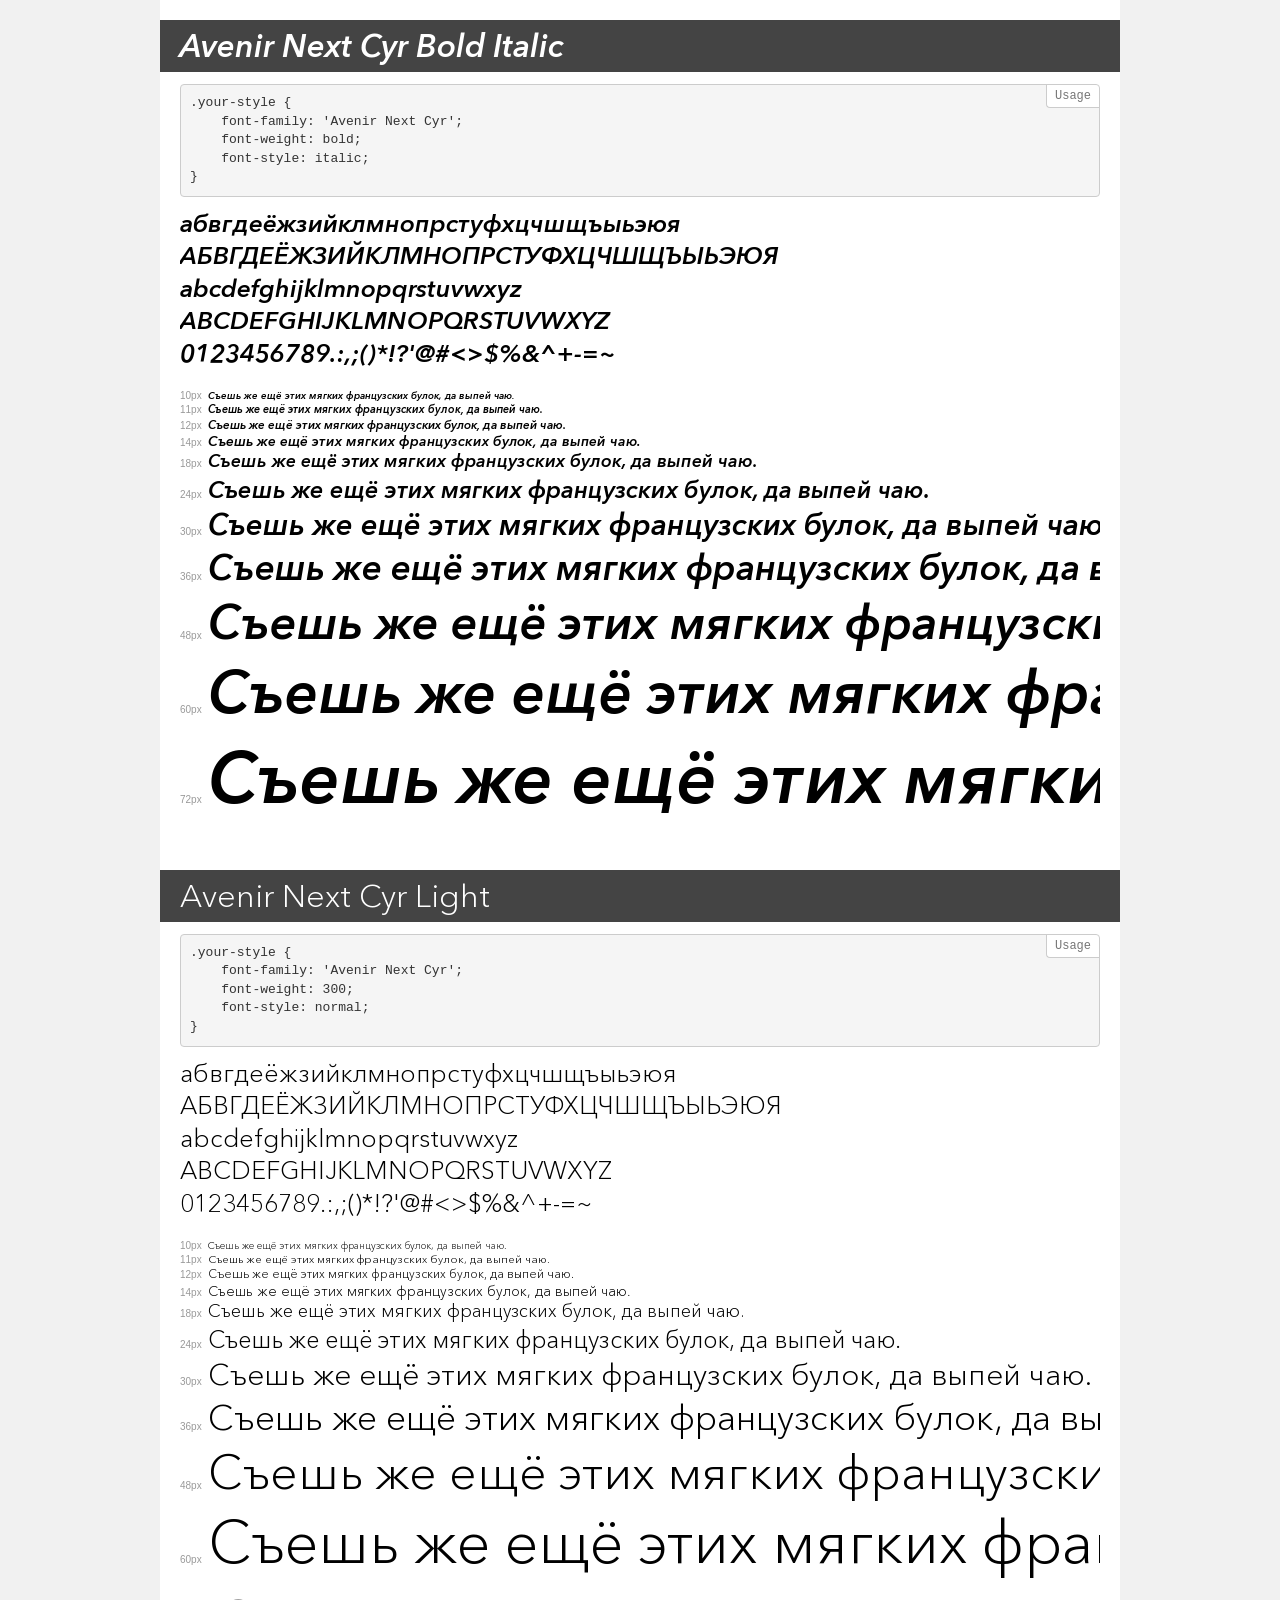
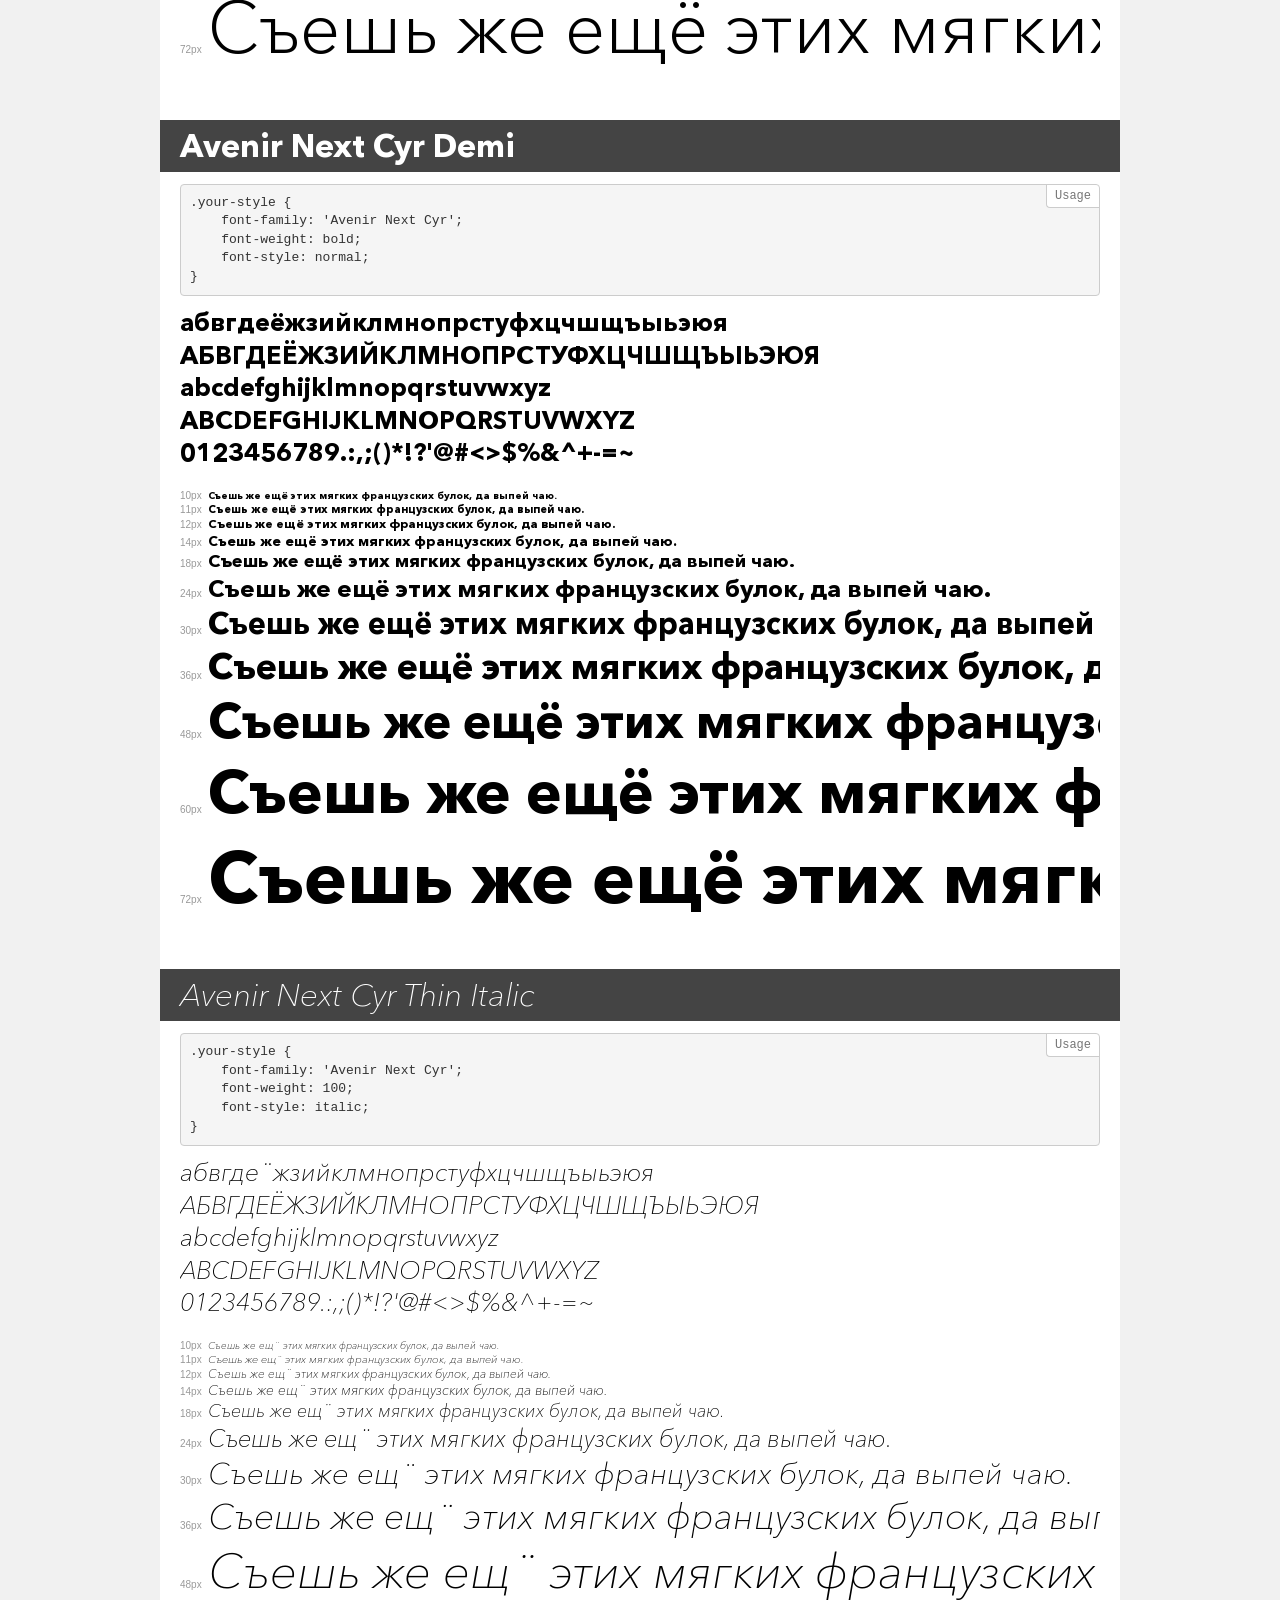
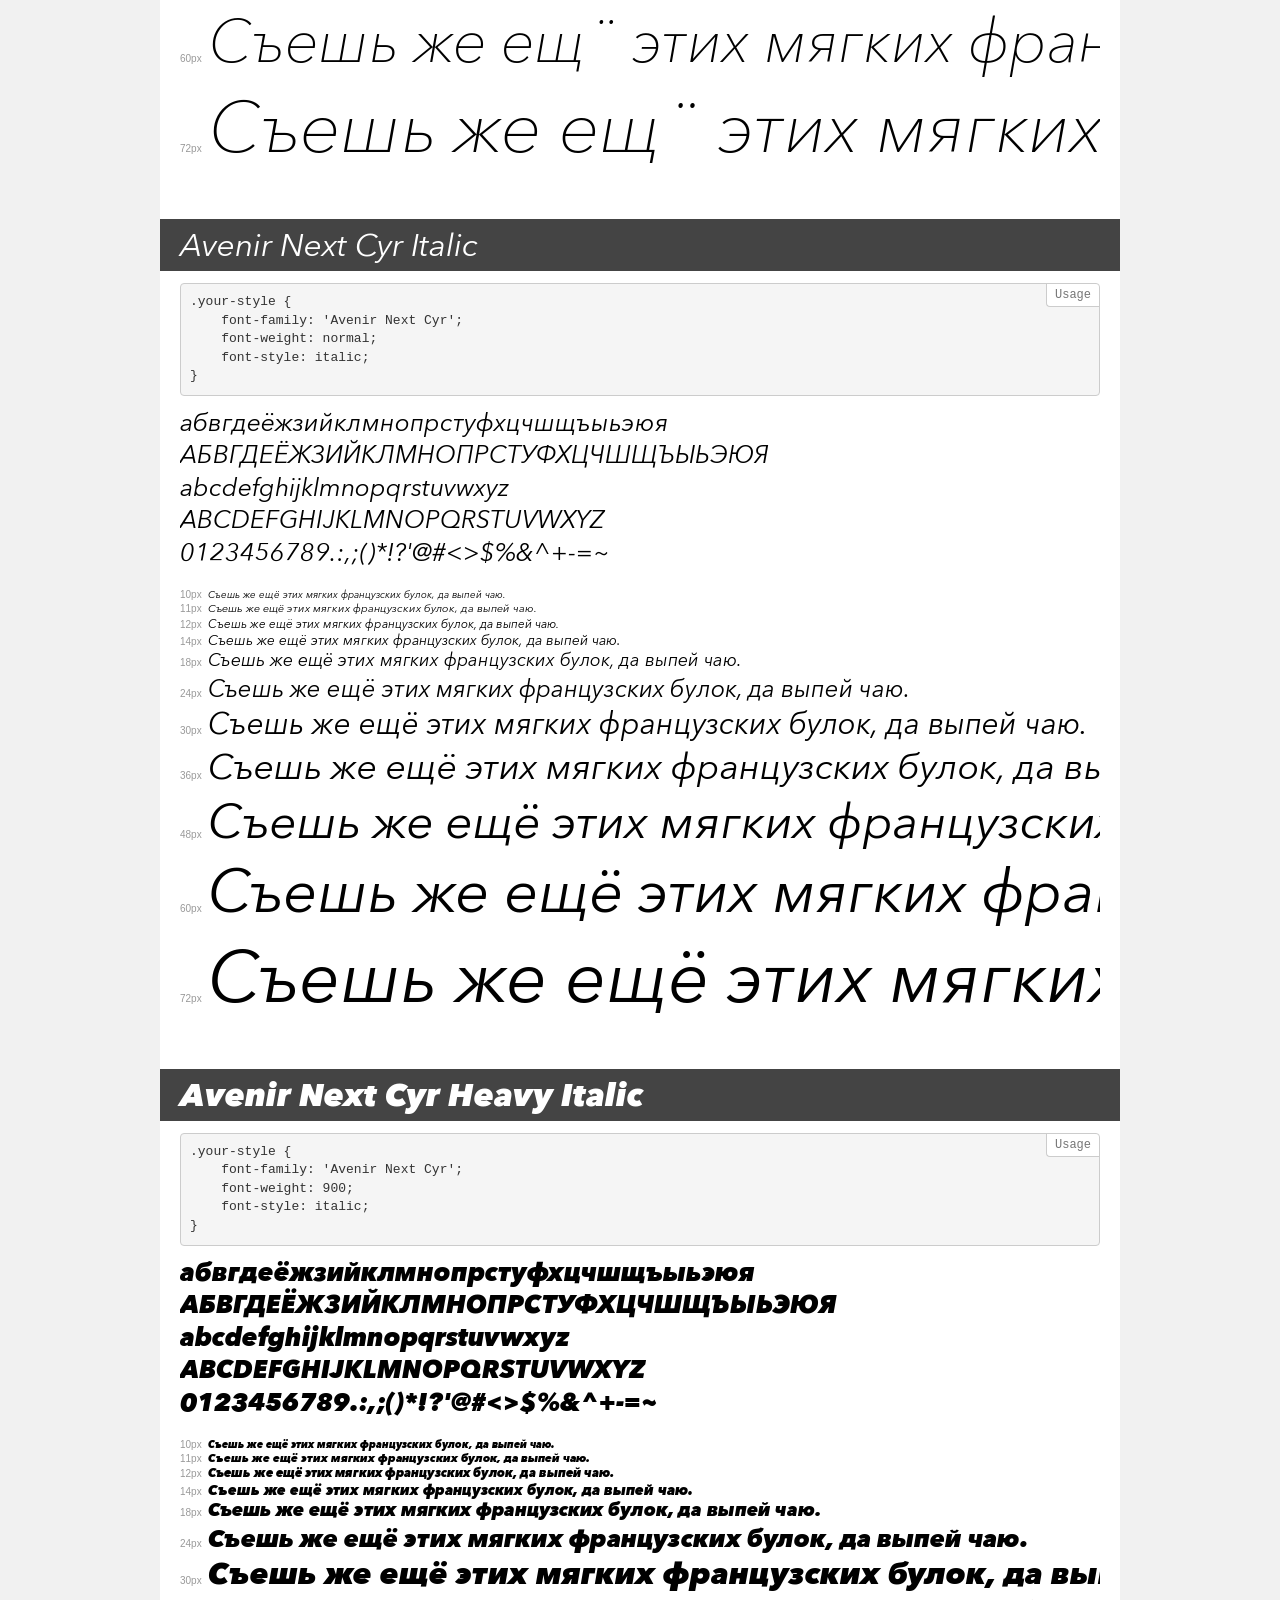
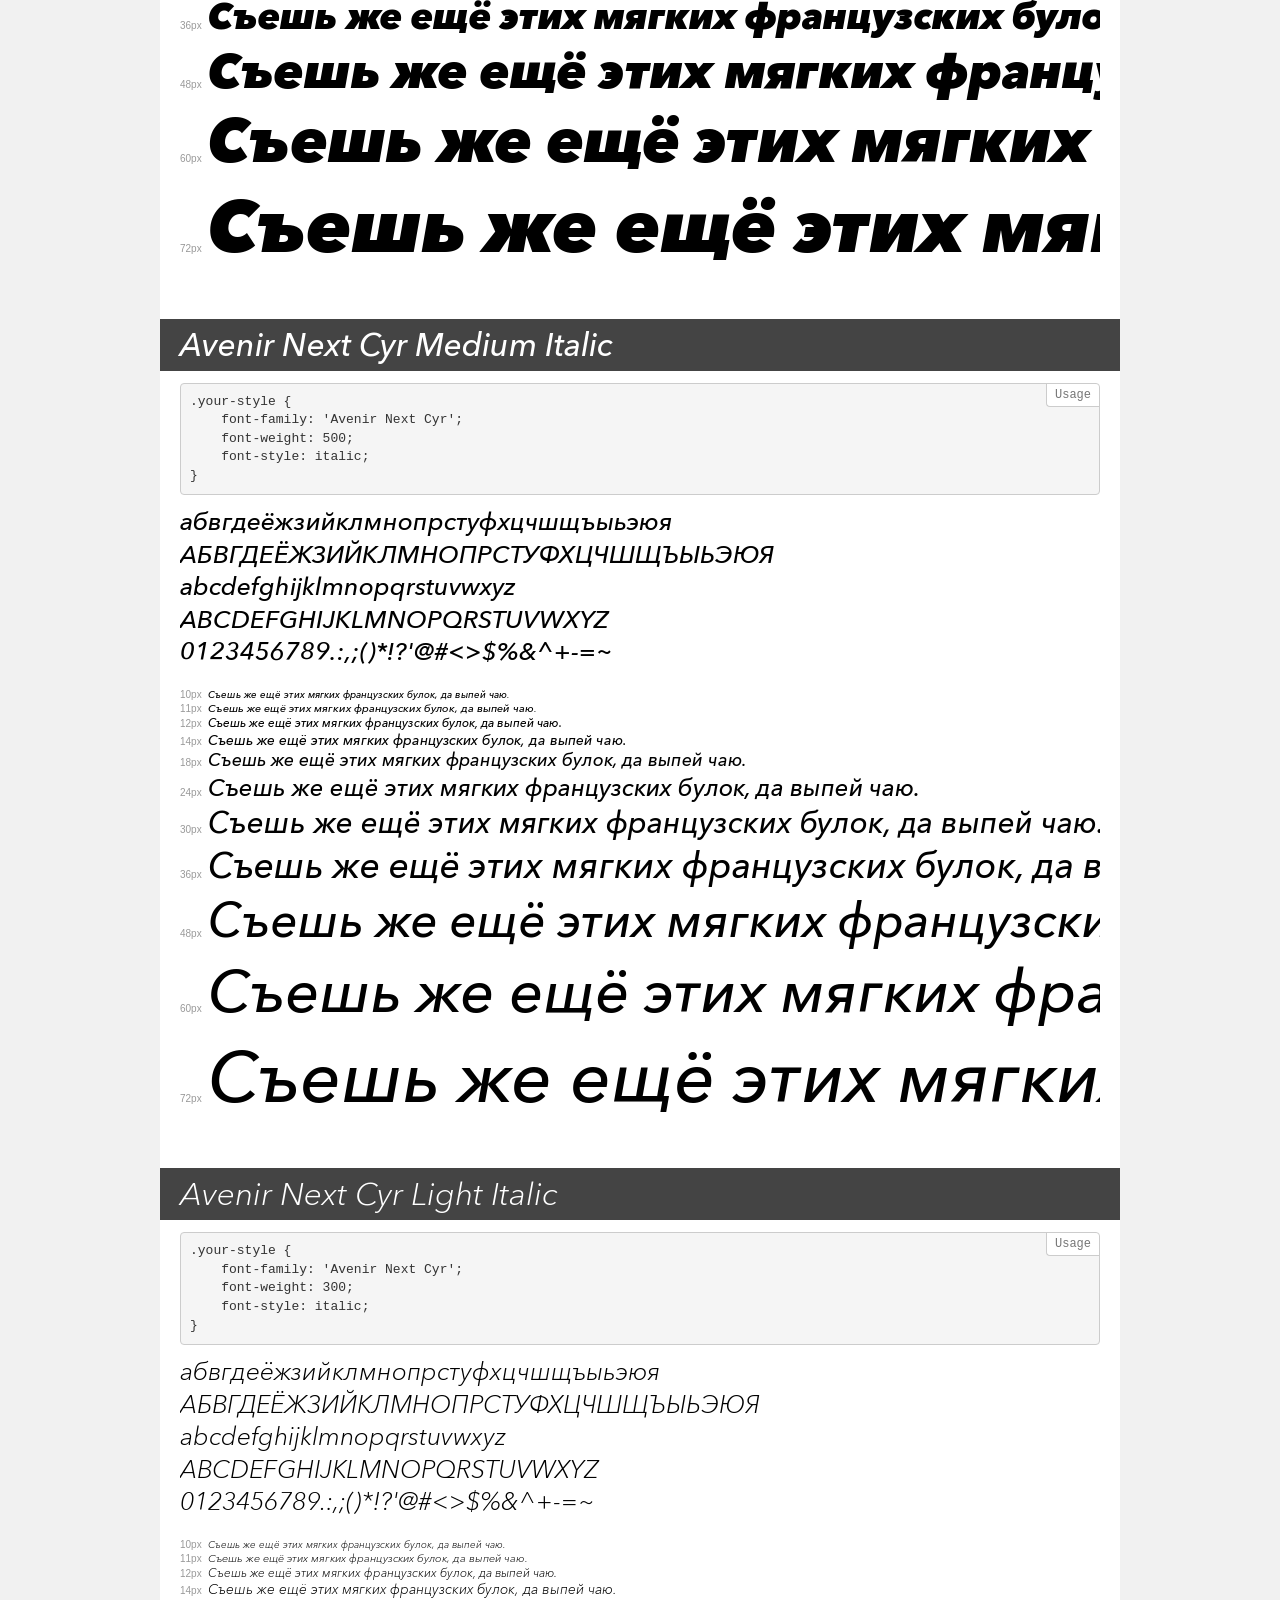
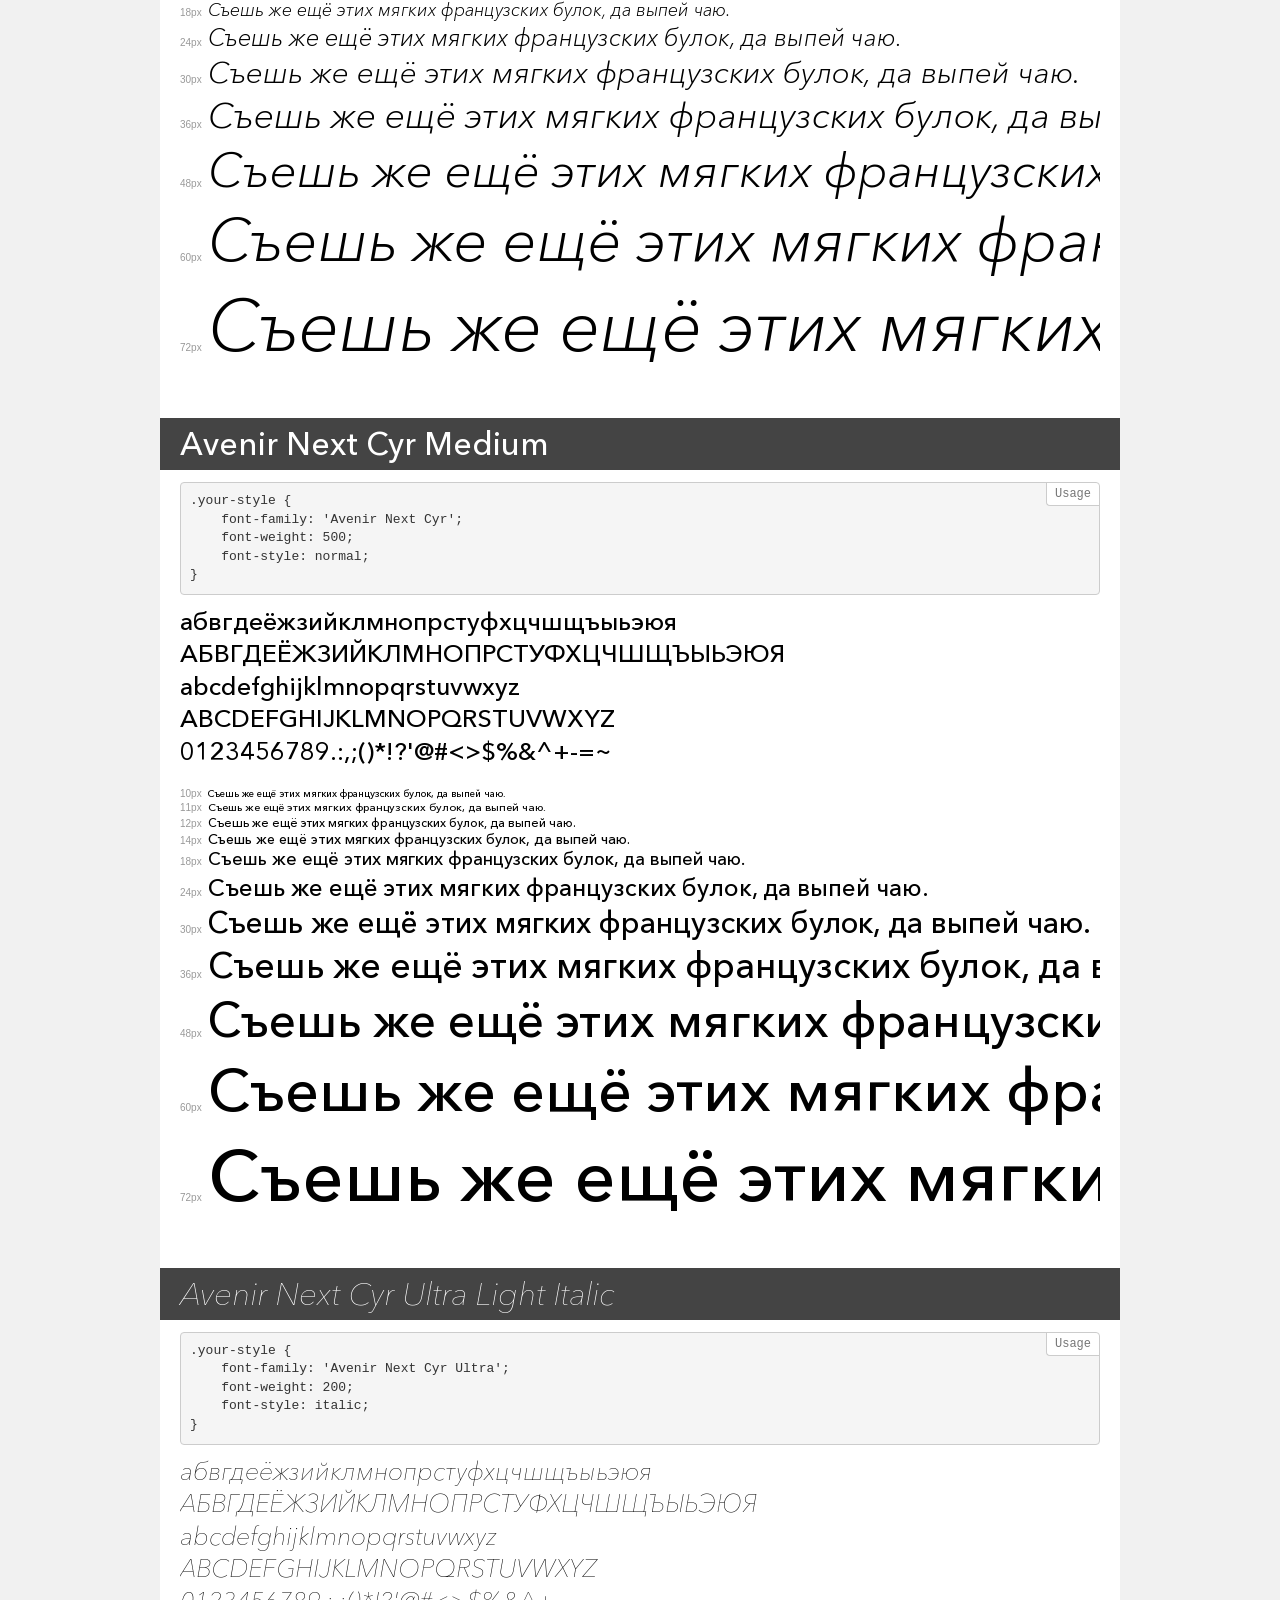
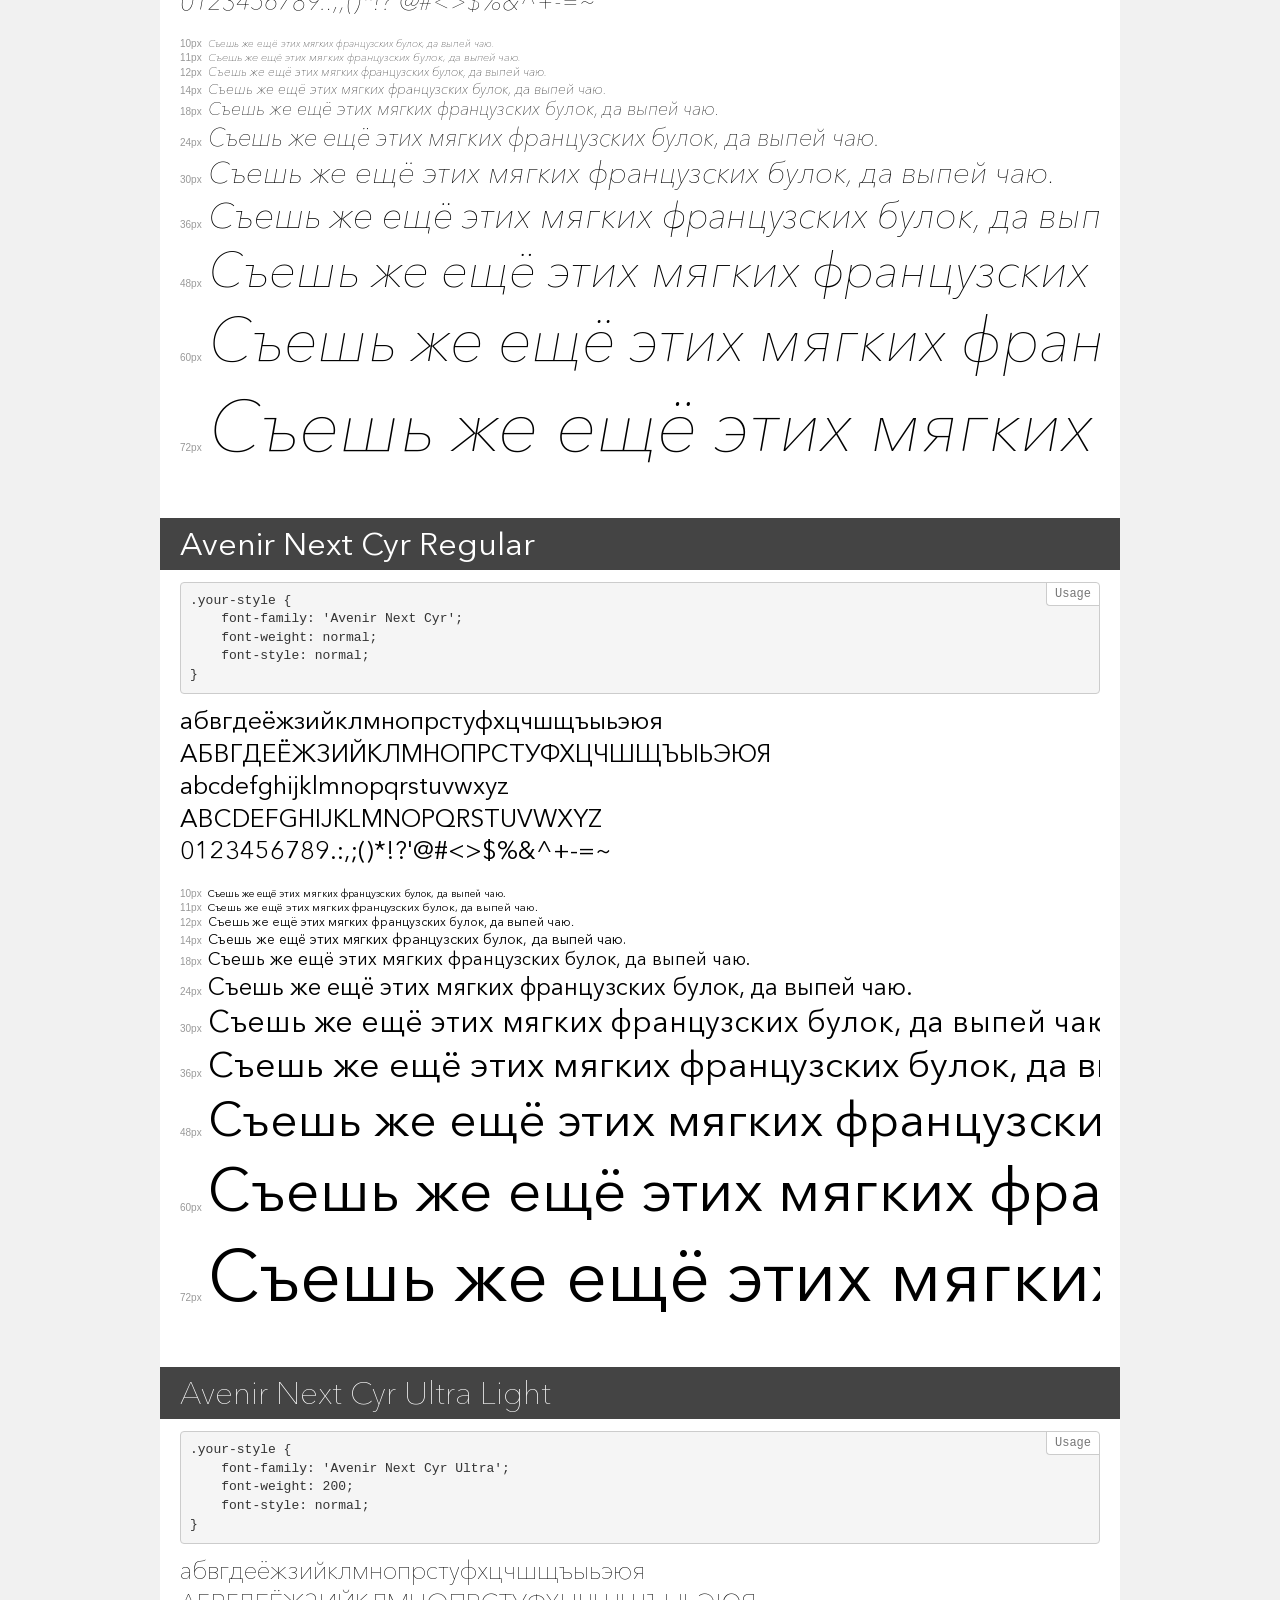
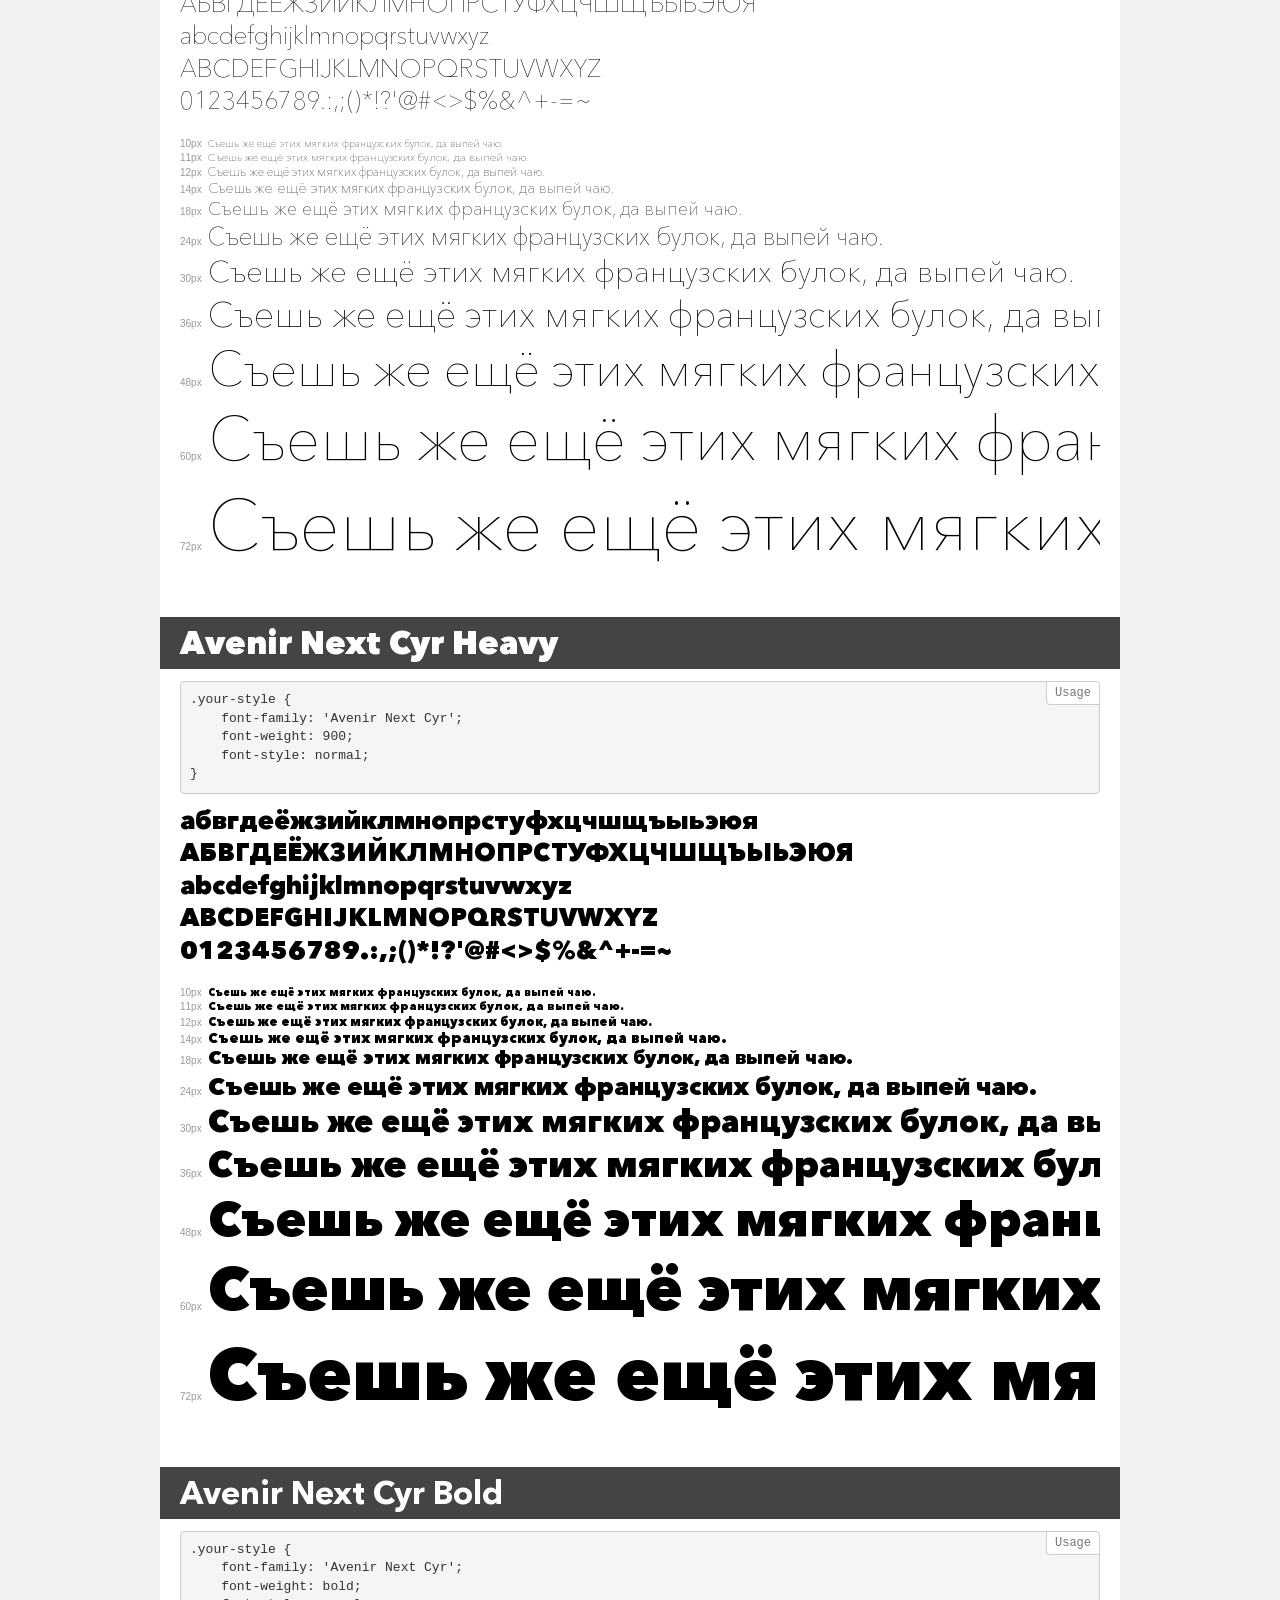
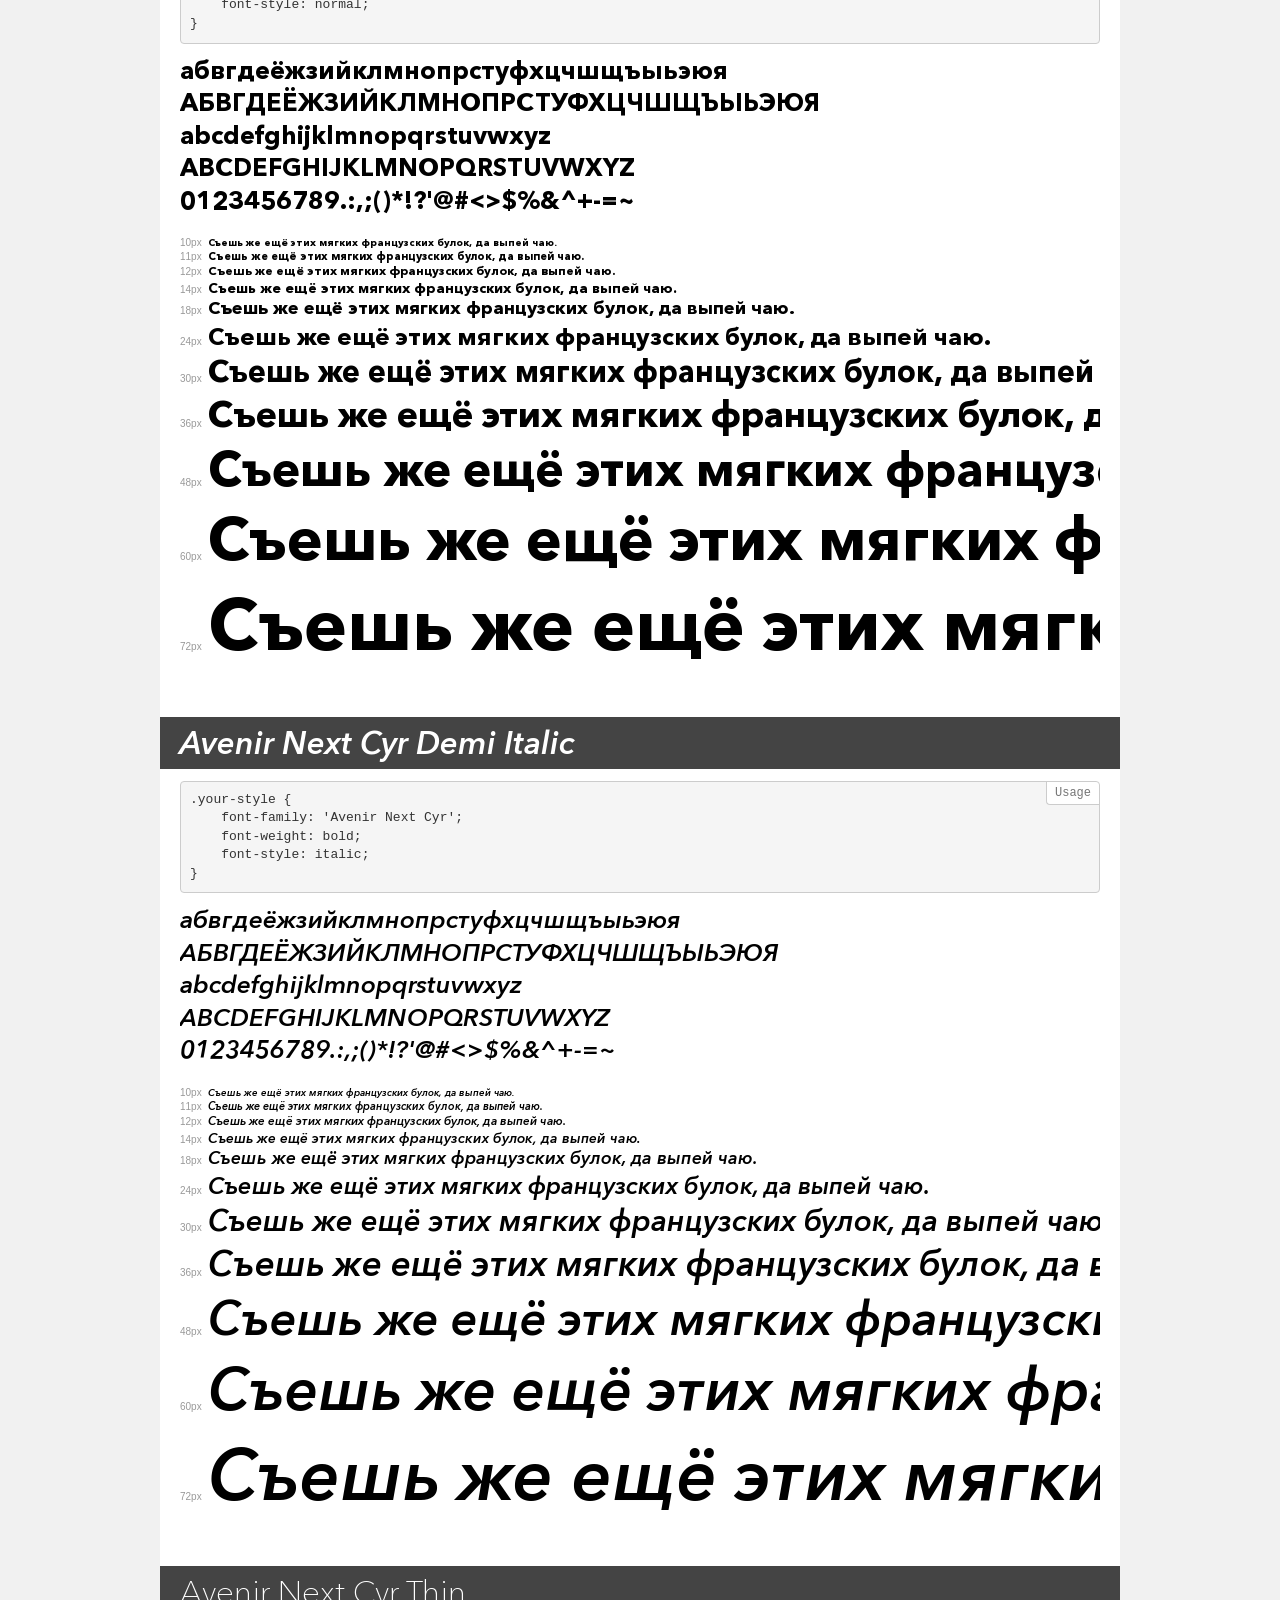
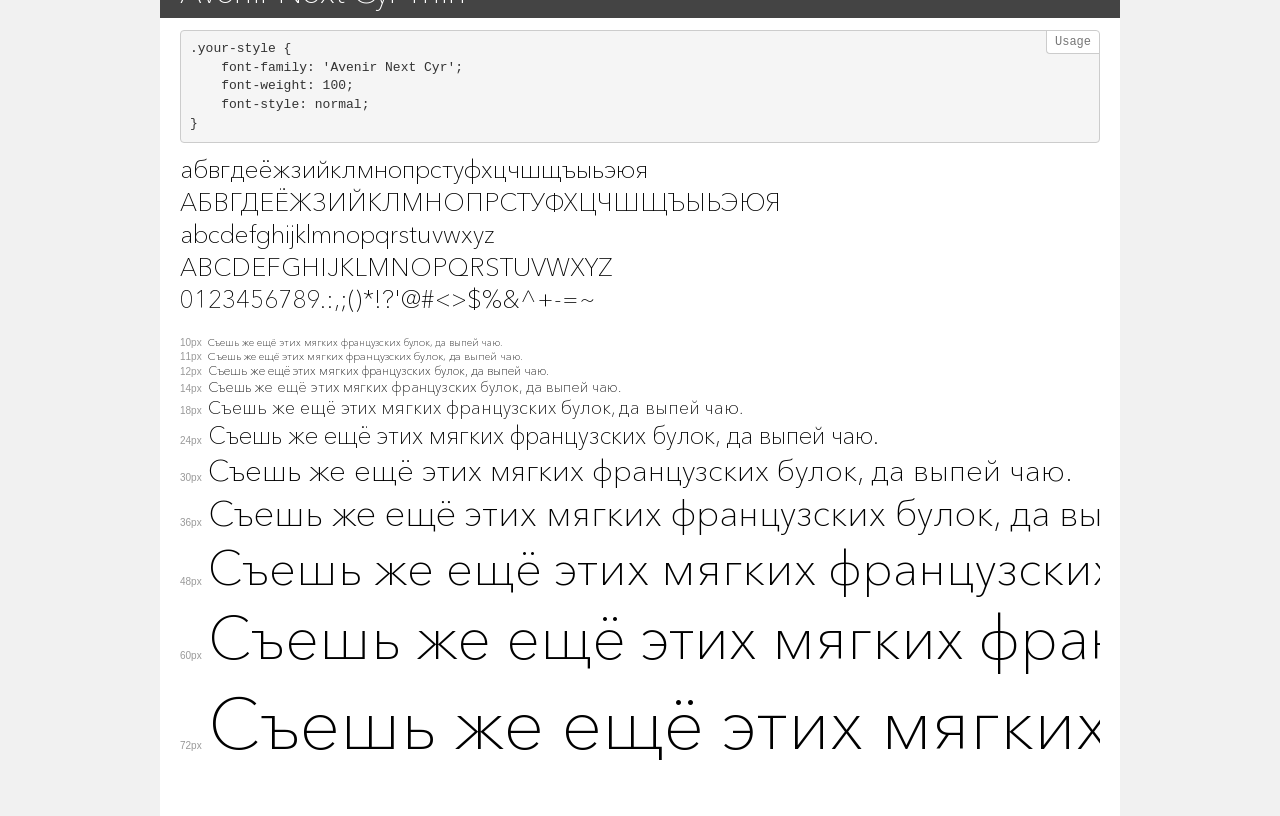
<file: fonts/avenir/demo.html>
<!DOCTYPE html>
<html>
<head>
	<meta charset="utf-8">
	<meta http-equiv="X-UA-Compatible" content="IE=edge">
	<meta name="viewport" content="width=device-width, initial-scale=1">
	<meta name="robots" content="noindex, noarchive">
	<title>Transfonter demo</title>
	<link href="stylesheet.css" rel="stylesheet">
	<style>
		/*
		http://meyerweb.com/eric/tools/css/reset/
		v2.0 | 20110126
		License: none (public domain)
		*/
		html, body, div, span, applet, object, iframe,
		h1, h2, h3, h4, h5, h6, p, blockquote, pre,
		a, abbr, acronym, address, big, cite, code,
		del, dfn, em, img, ins, kbd, q, s, samp,
		small, strike, strong, sub, sup, tt, var,
		b, u, i, center,
		dl, dt, dd, ol, ul, li,
		fieldset, form, label, legend,
		table, caption, tbody, tfoot, thead, tr, th, td,
		article, aside, canvas, details, embed,
		figure, figcaption, footer, header, hgroup,
		menu, nav, output, ruby, section, summary,
		time, mark, audio, video {
			margin: 0;
			padding: 0;
			border: 0;
			font-size: 100%;
			font: inherit;
			vertical-align: baseline;
		}
		/* HTML5 display-role reset for older browsers */
		article, aside, details, figcaption, figure,
		footer, header, hgroup, menu, nav, section {
			display: block;
		}
		body {
			line-height: 1;
		}
		ol, ul {
			list-style: none;
		}
		blockquote, q {
			quotes: none;
		}
		blockquote:before, blockquote:after,
		q:before, q:after {
			content: '';
			content: none;
		}
		table {
			border-collapse: collapse;
			border-spacing: 0;
		}
		/* common styles */
		body {
			background: #f1f1f1;
			color: #000;
		}
		.page {
			background: #fff;
			width: 920px;
			margin: 0 auto;
			padding: 20px 20px 0 20px;
			overflow: hidden;
		}
		.font-container {
			overflow-x: auto;
			overflow-y: hidden;
			margin-bottom: 40px;
			line-height: 1.3;
			white-space: nowrap;
			padding-bottom: 5px;
		}
		h1 {
			position: relative;
			background: #444;
			font-size: 32px;
			color: #fff;
			padding: 10px 20px;
			margin: 0 -20px 12px -20px;
		}
		.letters {
			font-size: 25px;
			margin-bottom: 20px;
		}
		.s10:before {
			content: '10px';
		}
		.s11:before {
			content: '11px';
		}
		.s12:before {
			content: '12px';
		}
		.s14:before {
			content: '14px';
		}
		.s18:before {
			content: '18px';
		}
		.s24:before {
			content: '24px';
		}
		.s30:before {
			content: '30px';
		}
		.s36:before {
			content: '36px';
		}
		.s48:before {
			content: '48px';
		}
		.s60:before {
			content: '60px';
		}
		.s72:before {
			content: '72px';
		}
		.s10:before, .s11:before, .s12:before, .s14:before,
		.s18:before, .s24:before, .s30:before, .s36:before,
		.s48:before, .s60:before, .s72:before {
			font-family: Arial, sans-serif;
			font-size: 10px;
			font-weight: normal;
			font-style: normal;
			color: #999;
			padding-right: 6px;
		}
		pre {
			display: block;
			position: relative;
			padding: 9px;
			margin: 0 0 10px;
			font-family: Monaco, Menlo, Consolas, "Courier New", monospace !important;
			font-size: 13px;
			line-height: 1.428571429;
			color: #333;
			font-weight: normal !important;
			font-style: normal !important;
			background-color: #f5f5f5;
			border: 1px solid #ccc;
			overflow-x: auto;
			border-radius: 4px;
		}
		pre:after {
			display: block;
			position: absolute;
			right: 0;
			top: 0;
			content: 'Usage';
			line-height: 1;
			padding: 5px 8px;
			font-size: 12px;
			color: #767676;
			background-color: #fff;
			border: 1px solid #ccc;
			border-right: none;
			border-top: none;
			border-radius: 0 4px 0 4px;
			z-index: 10;
		}
		/* responsive */
		@media (max-width: 959px) {
			.page {
				width: auto;
				margin: 0;
			}
		}
	</style>
</head>
<body>
<div class="page">
	<div class="demo" style="font-family: 'Avenir Next Cyr'; font-weight: bold; font-style: italic;">
		<h1>Avenir Next Cyr Bold Italic</h1>
		<pre>.your-style {
    font-family: 'Avenir Next Cyr';
    font-weight: bold;
    font-style: italic;
}</pre>
		<div class="font-container">
			<p class="letters">
				абвгдеёжзийклмнопрстуфхцчшщъыьэюя <br />
				АБВГДЕЁЖЗИЙКЛМНОПРСТУФХЦЧШЩЪЫЬЭЮЯ <br />
				abcdefghijklmnopqrstuvwxyz <br />
				ABCDEFGHIJKLMNOPQRSTUVWXYZ <br />				0123456789.:,;()*!?'@#<>$%&^+-=~
			</p>
			<p class="s10" style="font-size: 10px;">Съешь же ещё этих мягких французских булок, да выпей чаю.</p>
			<p class="s11" style="font-size: 11px;">Съешь же ещё этих мягких французских булок, да выпей чаю.</p>
			<p class="s12" style="font-size: 12px;">Съешь же ещё этих мягких французских булок, да выпей чаю.</p>
			<p class="s14" style="font-size: 14px;">Съешь же ещё этих мягких французских булок, да выпей чаю.</p>
			<p class="s18" style="font-size: 18px;">Съешь же ещё этих мягких французских булок, да выпей чаю.</p>
			<p class="s24" style="font-size: 24px;">Съешь же ещё этих мягких французских булок, да выпей чаю.</p>
			<p class="s30" style="font-size: 30px;">Съешь же ещё этих мягких французских булок, да выпей чаю.</p>
			<p class="s36" style="font-size: 36px;">Съешь же ещё этих мягких французских булок, да выпей чаю.</p>
			<p class="s48" style="font-size: 48px;">Съешь же ещё этих мягких французских булок, да выпей чаю.</p>
			<p class="s60" style="font-size: 60px;">Съешь же ещё этих мягких французских булок, да выпей чаю.</p>
			<p class="s72" style="font-size: 72px;">Съешь же ещё этих мягких французских булок, да выпей чаю.</p>
		</div>
	</div>
	<div class="demo" style="font-family: 'Avenir Next Cyr'; font-weight: 300; font-style: normal;">
		<h1>Avenir Next Cyr Light</h1>
		<pre>.your-style {
    font-family: 'Avenir Next Cyr';
    font-weight: 300;
    font-style: normal;
}</pre>
		<div class="font-container">
			<p class="letters">
				абвгдеёжзийклмнопрстуфхцчшщъыьэюя <br />
				АБВГДЕЁЖЗИЙКЛМНОПРСТУФХЦЧШЩЪЫЬЭЮЯ <br />
				abcdefghijklmnopqrstuvwxyz <br />
				ABCDEFGHIJKLMNOPQRSTUVWXYZ <br />				0123456789.:,;()*!?'@#<>$%&^+-=~
			</p>
			<p class="s10" style="font-size: 10px;">Съешь же ещё этих мягких французских булок, да выпей чаю.</p>
			<p class="s11" style="font-size: 11px;">Съешь же ещё этих мягких французских булок, да выпей чаю.</p>
			<p class="s12" style="font-size: 12px;">Съешь же ещё этих мягких французских булок, да выпей чаю.</p>
			<p class="s14" style="font-size: 14px;">Съешь же ещё этих мягких французских булок, да выпей чаю.</p>
			<p class="s18" style="font-size: 18px;">Съешь же ещё этих мягких французских булок, да выпей чаю.</p>
			<p class="s24" style="font-size: 24px;">Съешь же ещё этих мягких французских булок, да выпей чаю.</p>
			<p class="s30" style="font-size: 30px;">Съешь же ещё этих мягких французских булок, да выпей чаю.</p>
			<p class="s36" style="font-size: 36px;">Съешь же ещё этих мягких французских булок, да выпей чаю.</p>
			<p class="s48" style="font-size: 48px;">Съешь же ещё этих мягких французских булок, да выпей чаю.</p>
			<p class="s60" style="font-size: 60px;">Съешь же ещё этих мягких французских булок, да выпей чаю.</p>
			<p class="s72" style="font-size: 72px;">Съешь же ещё этих мягких французских булок, да выпей чаю.</p>
		</div>
	</div>
	<div class="demo" style="font-family: 'Avenir Next Cyr'; font-weight: bold; font-style: normal;">
		<h1>Avenir Next Cyr Demi</h1>
		<pre>.your-style {
    font-family: 'Avenir Next Cyr';
    font-weight: bold;
    font-style: normal;
}</pre>
		<div class="font-container">
			<p class="letters">
				абвгдеёжзийклмнопрстуфхцчшщъыьэюя <br />
				АБВГДЕЁЖЗИЙКЛМНОПРСТУФХЦЧШЩЪЫЬЭЮЯ <br />
				abcdefghijklmnopqrstuvwxyz <br />
				ABCDEFGHIJKLMNOPQRSTUVWXYZ <br />				0123456789.:,;()*!?'@#<>$%&^+-=~
			</p>
			<p class="s10" style="font-size: 10px;">Съешь же ещё этих мягких французских булок, да выпей чаю.</p>
			<p class="s11" style="font-size: 11px;">Съешь же ещё этих мягких французских булок, да выпей чаю.</p>
			<p class="s12" style="font-size: 12px;">Съешь же ещё этих мягких французских булок, да выпей чаю.</p>
			<p class="s14" style="font-size: 14px;">Съешь же ещё этих мягких французских булок, да выпей чаю.</p>
			<p class="s18" style="font-size: 18px;">Съешь же ещё этих мягких французских булок, да выпей чаю.</p>
			<p class="s24" style="font-size: 24px;">Съешь же ещё этих мягких французских булок, да выпей чаю.</p>
			<p class="s30" style="font-size: 30px;">Съешь же ещё этих мягких французских булок, да выпей чаю.</p>
			<p class="s36" style="font-size: 36px;">Съешь же ещё этих мягких французских булок, да выпей чаю.</p>
			<p class="s48" style="font-size: 48px;">Съешь же ещё этих мягких французских булок, да выпей чаю.</p>
			<p class="s60" style="font-size: 60px;">Съешь же ещё этих мягких французских булок, да выпей чаю.</p>
			<p class="s72" style="font-size: 72px;">Съешь же ещё этих мягких французских булок, да выпей чаю.</p>
		</div>
	</div>
	<div class="demo" style="font-family: 'Avenir Next Cyr'; font-weight: 100; font-style: italic;">
		<h1>Avenir Next Cyr Thin Italic</h1>
		<pre>.your-style {
    font-family: 'Avenir Next Cyr';
    font-weight: 100;
    font-style: italic;
}</pre>
		<div class="font-container">
			<p class="letters">
				абвгдеёжзийклмнопрстуфхцчшщъыьэюя <br />
				АБВГДЕЁЖЗИЙКЛМНОПРСТУФХЦЧШЩЪЫЬЭЮЯ <br />
				abcdefghijklmnopqrstuvwxyz <br />
				ABCDEFGHIJKLMNOPQRSTUVWXYZ <br />				0123456789.:,;()*!?'@#<>$%&^+-=~
			</p>
			<p class="s10" style="font-size: 10px;">Съешь же ещё этих мягких французских булок, да выпей чаю.</p>
			<p class="s11" style="font-size: 11px;">Съешь же ещё этих мягких французских булок, да выпей чаю.</p>
			<p class="s12" style="font-size: 12px;">Съешь же ещё этих мягких французских булок, да выпей чаю.</p>
			<p class="s14" style="font-size: 14px;">Съешь же ещё этих мягких французских булок, да выпей чаю.</p>
			<p class="s18" style="font-size: 18px;">Съешь же ещё этих мягких французских булок, да выпей чаю.</p>
			<p class="s24" style="font-size: 24px;">Съешь же ещё этих мягких французских булок, да выпей чаю.</p>
			<p class="s30" style="font-size: 30px;">Съешь же ещё этих мягких французских булок, да выпей чаю.</p>
			<p class="s36" style="font-size: 36px;">Съешь же ещё этих мягких французских булок, да выпей чаю.</p>
			<p class="s48" style="font-size: 48px;">Съешь же ещё этих мягких французских булок, да выпей чаю.</p>
			<p class="s60" style="font-size: 60px;">Съешь же ещё этих мягких французских булок, да выпей чаю.</p>
			<p class="s72" style="font-size: 72px;">Съешь же ещё этих мягких французских булок, да выпей чаю.</p>
		</div>
	</div>
	<div class="demo" style="font-family: 'Avenir Next Cyr'; font-weight: normal; font-style: italic;">
		<h1>Avenir Next Cyr Italic</h1>
		<pre>.your-style {
    font-family: 'Avenir Next Cyr';
    font-weight: normal;
    font-style: italic;
}</pre>
		<div class="font-container">
			<p class="letters">
				абвгдеёжзийклмнопрстуфхцчшщъыьэюя <br />
				АБВГДЕЁЖЗИЙКЛМНОПРСТУФХЦЧШЩЪЫЬЭЮЯ <br />
				abcdefghijklmnopqrstuvwxyz <br />
				ABCDEFGHIJKLMNOPQRSTUVWXYZ <br />				0123456789.:,;()*!?'@#<>$%&^+-=~
			</p>
			<p class="s10" style="font-size: 10px;">Съешь же ещё этих мягких французских булок, да выпей чаю.</p>
			<p class="s11" style="font-size: 11px;">Съешь же ещё этих мягких французских булок, да выпей чаю.</p>
			<p class="s12" style="font-size: 12px;">Съешь же ещё этих мягких французских булок, да выпей чаю.</p>
			<p class="s14" style="font-size: 14px;">Съешь же ещё этих мягких французских булок, да выпей чаю.</p>
			<p class="s18" style="font-size: 18px;">Съешь же ещё этих мягких французских булок, да выпей чаю.</p>
			<p class="s24" style="font-size: 24px;">Съешь же ещё этих мягких французских булок, да выпей чаю.</p>
			<p class="s30" style="font-size: 30px;">Съешь же ещё этих мягких французских булок, да выпей чаю.</p>
			<p class="s36" style="font-size: 36px;">Съешь же ещё этих мягких французских булок, да выпей чаю.</p>
			<p class="s48" style="font-size: 48px;">Съешь же ещё этих мягких французских булок, да выпей чаю.</p>
			<p class="s60" style="font-size: 60px;">Съешь же ещё этих мягких французских булок, да выпей чаю.</p>
			<p class="s72" style="font-size: 72px;">Съешь же ещё этих мягких французских булок, да выпей чаю.</p>
		</div>
	</div>
	<div class="demo" style="font-family: 'Avenir Next Cyr'; font-weight: 900; font-style: italic;">
		<h1>Avenir Next Cyr Heavy Italic</h1>
		<pre>.your-style {
    font-family: 'Avenir Next Cyr';
    font-weight: 900;
    font-style: italic;
}</pre>
		<div class="font-container">
			<p class="letters">
				абвгдеёжзийклмнопрстуфхцчшщъыьэюя <br />
				АБВГДЕЁЖЗИЙКЛМНОПРСТУФХЦЧШЩЪЫЬЭЮЯ <br />
				abcdefghijklmnopqrstuvwxyz <br />
				ABCDEFGHIJKLMNOPQRSTUVWXYZ <br />				0123456789.:,;()*!?'@#<>$%&^+-=~
			</p>
			<p class="s10" style="font-size: 10px;">Съешь же ещё этих мягких французских булок, да выпей чаю.</p>
			<p class="s11" style="font-size: 11px;">Съешь же ещё этих мягких французских булок, да выпей чаю.</p>
			<p class="s12" style="font-size: 12px;">Съешь же ещё этих мягких французских булок, да выпей чаю.</p>
			<p class="s14" style="font-size: 14px;">Съешь же ещё этих мягких французских булок, да выпей чаю.</p>
			<p class="s18" style="font-size: 18px;">Съешь же ещё этих мягких французских булок, да выпей чаю.</p>
			<p class="s24" style="font-size: 24px;">Съешь же ещё этих мягких французских булок, да выпей чаю.</p>
			<p class="s30" style="font-size: 30px;">Съешь же ещё этих мягких французских булок, да выпей чаю.</p>
			<p class="s36" style="font-size: 36px;">Съешь же ещё этих мягких французских булок, да выпей чаю.</p>
			<p class="s48" style="font-size: 48px;">Съешь же ещё этих мягких французских булок, да выпей чаю.</p>
			<p class="s60" style="font-size: 60px;">Съешь же ещё этих мягких французских булок, да выпей чаю.</p>
			<p class="s72" style="font-size: 72px;">Съешь же ещё этих мягких французских булок, да выпей чаю.</p>
		</div>
	</div>
	<div class="demo" style="font-family: 'Avenir Next Cyr'; font-weight: 500; font-style: italic;">
		<h1>Avenir Next Cyr Medium Italic</h1>
		<pre>.your-style {
    font-family: 'Avenir Next Cyr';
    font-weight: 500;
    font-style: italic;
}</pre>
		<div class="font-container">
			<p class="letters">
				абвгдеёжзийклмнопрстуфхцчшщъыьэюя <br />
				АБВГДЕЁЖЗИЙКЛМНОПРСТУФХЦЧШЩЪЫЬЭЮЯ <br />
				abcdefghijklmnopqrstuvwxyz <br />
				ABCDEFGHIJKLMNOPQRSTUVWXYZ <br />				0123456789.:,;()*!?'@#<>$%&^+-=~
			</p>
			<p class="s10" style="font-size: 10px;">Съешь же ещё этих мягких французских булок, да выпей чаю.</p>
			<p class="s11" style="font-size: 11px;">Съешь же ещё этих мягких французских булок, да выпей чаю.</p>
			<p class="s12" style="font-size: 12px;">Съешь же ещё этих мягких французских булок, да выпей чаю.</p>
			<p class="s14" style="font-size: 14px;">Съешь же ещё этих мягких французских булок, да выпей чаю.</p>
			<p class="s18" style="font-size: 18px;">Съешь же ещё этих мягких французских булок, да выпей чаю.</p>
			<p class="s24" style="font-size: 24px;">Съешь же ещё этих мягких французских булок, да выпей чаю.</p>
			<p class="s30" style="font-size: 30px;">Съешь же ещё этих мягких французских булок, да выпей чаю.</p>
			<p class="s36" style="font-size: 36px;">Съешь же ещё этих мягких французских булок, да выпей чаю.</p>
			<p class="s48" style="font-size: 48px;">Съешь же ещё этих мягких французских булок, да выпей чаю.</p>
			<p class="s60" style="font-size: 60px;">Съешь же ещё этих мягких французских булок, да выпей чаю.</p>
			<p class="s72" style="font-size: 72px;">Съешь же ещё этих мягких французских булок, да выпей чаю.</p>
		</div>
	</div>
	<div class="demo" style="font-family: 'Avenir Next Cyr'; font-weight: 300; font-style: italic;">
		<h1>Avenir Next Cyr Light Italic</h1>
		<pre>.your-style {
    font-family: 'Avenir Next Cyr';
    font-weight: 300;
    font-style: italic;
}</pre>
		<div class="font-container">
			<p class="letters">
				абвгдеёжзийклмнопрстуфхцчшщъыьэюя <br />
				АБВГДЕЁЖЗИЙКЛМНОПРСТУФХЦЧШЩЪЫЬЭЮЯ <br />
				abcdefghijklmnopqrstuvwxyz <br />
				ABCDEFGHIJKLMNOPQRSTUVWXYZ <br />				0123456789.:,;()*!?'@#<>$%&^+-=~
			</p>
			<p class="s10" style="font-size: 10px;">Съешь же ещё этих мягких французских булок, да выпей чаю.</p>
			<p class="s11" style="font-size: 11px;">Съешь же ещё этих мягких французских булок, да выпей чаю.</p>
			<p class="s12" style="font-size: 12px;">Съешь же ещё этих мягких французских булок, да выпей чаю.</p>
			<p class="s14" style="font-size: 14px;">Съешь же ещё этих мягких французских булок, да выпей чаю.</p>
			<p class="s18" style="font-size: 18px;">Съешь же ещё этих мягких французских булок, да выпей чаю.</p>
			<p class="s24" style="font-size: 24px;">Съешь же ещё этих мягких французских булок, да выпей чаю.</p>
			<p class="s30" style="font-size: 30px;">Съешь же ещё этих мягких французских булок, да выпей чаю.</p>
			<p class="s36" style="font-size: 36px;">Съешь же ещё этих мягких французских булок, да выпей чаю.</p>
			<p class="s48" style="font-size: 48px;">Съешь же ещё этих мягких французских булок, да выпей чаю.</p>
			<p class="s60" style="font-size: 60px;">Съешь же ещё этих мягких французских булок, да выпей чаю.</p>
			<p class="s72" style="font-size: 72px;">Съешь же ещё этих мягких французских булок, да выпей чаю.</p>
		</div>
	</div>
	<div class="demo" style="font-family: 'Avenir Next Cyr'; font-weight: 500; font-style: normal;">
		<h1>Avenir Next Cyr Medium</h1>
		<pre>.your-style {
    font-family: 'Avenir Next Cyr';
    font-weight: 500;
    font-style: normal;
}</pre>
		<div class="font-container">
			<p class="letters">
				абвгдеёжзийклмнопрстуфхцчшщъыьэюя <br />
				АБВГДЕЁЖЗИЙКЛМНОПРСТУФХЦЧШЩЪЫЬЭЮЯ <br />
				abcdefghijklmnopqrstuvwxyz <br />
				ABCDEFGHIJKLMNOPQRSTUVWXYZ <br />				0123456789.:,;()*!?'@#<>$%&^+-=~
			</p>
			<p class="s10" style="font-size: 10px;">Съешь же ещё этих мягких французских булок, да выпей чаю.</p>
			<p class="s11" style="font-size: 11px;">Съешь же ещё этих мягких французских булок, да выпей чаю.</p>
			<p class="s12" style="font-size: 12px;">Съешь же ещё этих мягких французских булок, да выпей чаю.</p>
			<p class="s14" style="font-size: 14px;">Съешь же ещё этих мягких французских булок, да выпей чаю.</p>
			<p class="s18" style="font-size: 18px;">Съешь же ещё этих мягких французских булок, да выпей чаю.</p>
			<p class="s24" style="font-size: 24px;">Съешь же ещё этих мягких французских булок, да выпей чаю.</p>
			<p class="s30" style="font-size: 30px;">Съешь же ещё этих мягких французских булок, да выпей чаю.</p>
			<p class="s36" style="font-size: 36px;">Съешь же ещё этих мягких французских булок, да выпей чаю.</p>
			<p class="s48" style="font-size: 48px;">Съешь же ещё этих мягких французских булок, да выпей чаю.</p>
			<p class="s60" style="font-size: 60px;">Съешь же ещё этих мягких французских булок, да выпей чаю.</p>
			<p class="s72" style="font-size: 72px;">Съешь же ещё этих мягких французских булок, да выпей чаю.</p>
		</div>
	</div>
	<div class="demo" style="font-family: 'Avenir Next Cyr Ultra'; font-weight: 200; font-style: italic;">
		<h1>Avenir Next Cyr Ultra Light Italic</h1>
		<pre>.your-style {
    font-family: 'Avenir Next Cyr Ultra';
    font-weight: 200;
    font-style: italic;
}</pre>
		<div class="font-container">
			<p class="letters">
				абвгдеёжзийклмнопрстуфхцчшщъыьэюя <br />
				АБВГДЕЁЖЗИЙКЛМНОПРСТУФХЦЧШЩЪЫЬЭЮЯ <br />
				abcdefghijklmnopqrstuvwxyz <br />
				ABCDEFGHIJKLMNOPQRSTUVWXYZ <br />				0123456789.:,;()*!?'@#<>$%&^+-=~
			</p>
			<p class="s10" style="font-size: 10px;">Съешь же ещё этих мягких французских булок, да выпей чаю.</p>
			<p class="s11" style="font-size: 11px;">Съешь же ещё этих мягких французских булок, да выпей чаю.</p>
			<p class="s12" style="font-size: 12px;">Съешь же ещё этих мягких французских булок, да выпей чаю.</p>
			<p class="s14" style="font-size: 14px;">Съешь же ещё этих мягких французских булок, да выпей чаю.</p>
			<p class="s18" style="font-size: 18px;">Съешь же ещё этих мягких французских булок, да выпей чаю.</p>
			<p class="s24" style="font-size: 24px;">Съешь же ещё этих мягких французских булок, да выпей чаю.</p>
			<p class="s30" style="font-size: 30px;">Съешь же ещё этих мягких французских булок, да выпей чаю.</p>
			<p class="s36" style="font-size: 36px;">Съешь же ещё этих мягких французских булок, да выпей чаю.</p>
			<p class="s48" style="font-size: 48px;">Съешь же ещё этих мягких французских булок, да выпей чаю.</p>
			<p class="s60" style="font-size: 60px;">Съешь же ещё этих мягких французских булок, да выпей чаю.</p>
			<p class="s72" style="font-size: 72px;">Съешь же ещё этих мягких французских булок, да выпей чаю.</p>
		</div>
	</div>
	<div class="demo" style="font-family: 'Avenir Next Cyr'; font-weight: normal; font-style: normal;">
		<h1>Avenir Next Cyr Regular</h1>
		<pre>.your-style {
    font-family: 'Avenir Next Cyr';
    font-weight: normal;
    font-style: normal;
}</pre>
		<div class="font-container">
			<p class="letters">
				абвгдеёжзийклмнопрстуфхцчшщъыьэюя <br />
				АБВГДЕЁЖЗИЙКЛМНОПРСТУФХЦЧШЩЪЫЬЭЮЯ <br />
				abcdefghijklmnopqrstuvwxyz <br />
				ABCDEFGHIJKLMNOPQRSTUVWXYZ <br />				0123456789.:,;()*!?'@#<>$%&^+-=~
			</p>
			<p class="s10" style="font-size: 10px;">Съешь же ещё этих мягких французских булок, да выпей чаю.</p>
			<p class="s11" style="font-size: 11px;">Съешь же ещё этих мягких французских булок, да выпей чаю.</p>
			<p class="s12" style="font-size: 12px;">Съешь же ещё этих мягких французских булок, да выпей чаю.</p>
			<p class="s14" style="font-size: 14px;">Съешь же ещё этих мягких французских булок, да выпей чаю.</p>
			<p class="s18" style="font-size: 18px;">Съешь же ещё этих мягких французских булок, да выпей чаю.</p>
			<p class="s24" style="font-size: 24px;">Съешь же ещё этих мягких французских булок, да выпей чаю.</p>
			<p class="s30" style="font-size: 30px;">Съешь же ещё этих мягких французских булок, да выпей чаю.</p>
			<p class="s36" style="font-size: 36px;">Съешь же ещё этих мягких французских булок, да выпей чаю.</p>
			<p class="s48" style="font-size: 48px;">Съешь же ещё этих мягких французских булок, да выпей чаю.</p>
			<p class="s60" style="font-size: 60px;">Съешь же ещё этих мягких французских булок, да выпей чаю.</p>
			<p class="s72" style="font-size: 72px;">Съешь же ещё этих мягких французских булок, да выпей чаю.</p>
		</div>
	</div>
	<div class="demo" style="font-family: 'Avenir Next Cyr Ultra'; font-weight: 200; font-style: normal;">
		<h1>Avenir Next Cyr Ultra Light</h1>
		<pre>.your-style {
    font-family: 'Avenir Next Cyr Ultra';
    font-weight: 200;
    font-style: normal;
}</pre>
		<div class="font-container">
			<p class="letters">
				абвгдеёжзийклмнопрстуфхцчшщъыьэюя <br />
				АБВГДЕЁЖЗИЙКЛМНОПРСТУФХЦЧШЩЪЫЬЭЮЯ <br />
				abcdefghijklmnopqrstuvwxyz <br />
				ABCDEFGHIJKLMNOPQRSTUVWXYZ <br />				0123456789.:,;()*!?'@#<>$%&^+-=~
			</p>
			<p class="s10" style="font-size: 10px;">Съешь же ещё этих мягких французских булок, да выпей чаю.</p>
			<p class="s11" style="font-size: 11px;">Съешь же ещё этих мягких французских булок, да выпей чаю.</p>
			<p class="s12" style="font-size: 12px;">Съешь же ещё этих мягких французских булок, да выпей чаю.</p>
			<p class="s14" style="font-size: 14px;">Съешь же ещё этих мягких французских булок, да выпей чаю.</p>
			<p class="s18" style="font-size: 18px;">Съешь же ещё этих мягких французских булок, да выпей чаю.</p>
			<p class="s24" style="font-size: 24px;">Съешь же ещё этих мягких французских булок, да выпей чаю.</p>
			<p class="s30" style="font-size: 30px;">Съешь же ещё этих мягких французских булок, да выпей чаю.</p>
			<p class="s36" style="font-size: 36px;">Съешь же ещё этих мягких французских булок, да выпей чаю.</p>
			<p class="s48" style="font-size: 48px;">Съешь же ещё этих мягких французских булок, да выпей чаю.</p>
			<p class="s60" style="font-size: 60px;">Съешь же ещё этих мягких французских булок, да выпей чаю.</p>
			<p class="s72" style="font-size: 72px;">Съешь же ещё этих мягких французских булок, да выпей чаю.</p>
		</div>
	</div>
	<div class="demo" style="font-family: 'Avenir Next Cyr'; font-weight: 900; font-style: normal;">
		<h1>Avenir Next Cyr Heavy</h1>
		<pre>.your-style {
    font-family: 'Avenir Next Cyr';
    font-weight: 900;
    font-style: normal;
}</pre>
		<div class="font-container">
			<p class="letters">
				абвгдеёжзийклмнопрстуфхцчшщъыьэюя <br />
				АБВГДЕЁЖЗИЙКЛМНОПРСТУФХЦЧШЩЪЫЬЭЮЯ <br />
				abcdefghijklmnopqrstuvwxyz <br />
				ABCDEFGHIJKLMNOPQRSTUVWXYZ <br />				0123456789.:,;()*!?'@#<>$%&^+-=~
			</p>
			<p class="s10" style="font-size: 10px;">Съешь же ещё этих мягких французских булок, да выпей чаю.</p>
			<p class="s11" style="font-size: 11px;">Съешь же ещё этих мягких французских булок, да выпей чаю.</p>
			<p class="s12" style="font-size: 12px;">Съешь же ещё этих мягких французских булок, да выпей чаю.</p>
			<p class="s14" style="font-size: 14px;">Съешь же ещё этих мягких французских булок, да выпей чаю.</p>
			<p class="s18" style="font-size: 18px;">Съешь же ещё этих мягких французских булок, да выпей чаю.</p>
			<p class="s24" style="font-size: 24px;">Съешь же ещё этих мягких французских булок, да выпей чаю.</p>
			<p class="s30" style="font-size: 30px;">Съешь же ещё этих мягких французских булок, да выпей чаю.</p>
			<p class="s36" style="font-size: 36px;">Съешь же ещё этих мягких французских булок, да выпей чаю.</p>
			<p class="s48" style="font-size: 48px;">Съешь же ещё этих мягких французских булок, да выпей чаю.</p>
			<p class="s60" style="font-size: 60px;">Съешь же ещё этих мягких французских булок, да выпей чаю.</p>
			<p class="s72" style="font-size: 72px;">Съешь же ещё этих мягких французских булок, да выпей чаю.</p>
		</div>
	</div>
	<div class="demo" style="font-family: 'Avenir Next Cyr'; font-weight: bold; font-style: normal;">
		<h1>Avenir Next Cyr Bold</h1>
		<pre>.your-style {
    font-family: 'Avenir Next Cyr';
    font-weight: bold;
    font-style: normal;
}</pre>
		<div class="font-container">
			<p class="letters">
				абвгдеёжзийклмнопрстуфхцчшщъыьэюя <br />
				АБВГДЕЁЖЗИЙКЛМНОПРСТУФХЦЧШЩЪЫЬЭЮЯ <br />
				abcdefghijklmnopqrstuvwxyz <br />
				ABCDEFGHIJKLMNOPQRSTUVWXYZ <br />				0123456789.:,;()*!?'@#<>$%&^+-=~
			</p>
			<p class="s10" style="font-size: 10px;">Съешь же ещё этих мягких французских булок, да выпей чаю.</p>
			<p class="s11" style="font-size: 11px;">Съешь же ещё этих мягких французских булок, да выпей чаю.</p>
			<p class="s12" style="font-size: 12px;">Съешь же ещё этих мягких французских булок, да выпей чаю.</p>
			<p class="s14" style="font-size: 14px;">Съешь же ещё этих мягких французских булок, да выпей чаю.</p>
			<p class="s18" style="font-size: 18px;">Съешь же ещё этих мягких французских булок, да выпей чаю.</p>
			<p class="s24" style="font-size: 24px;">Съешь же ещё этих мягких французских булок, да выпей чаю.</p>
			<p class="s30" style="font-size: 30px;">Съешь же ещё этих мягких французских булок, да выпей чаю.</p>
			<p class="s36" style="font-size: 36px;">Съешь же ещё этих мягких французских булок, да выпей чаю.</p>
			<p class="s48" style="font-size: 48px;">Съешь же ещё этих мягких французских булок, да выпей чаю.</p>
			<p class="s60" style="font-size: 60px;">Съешь же ещё этих мягких французских булок, да выпей чаю.</p>
			<p class="s72" style="font-size: 72px;">Съешь же ещё этих мягких французских булок, да выпей чаю.</p>
		</div>
	</div>
	<div class="demo" style="font-family: 'Avenir Next Cyr'; font-weight: bold; font-style: italic;">
		<h1>Avenir Next Cyr Demi Italic</h1>
		<pre>.your-style {
    font-family: 'Avenir Next Cyr';
    font-weight: bold;
    font-style: italic;
}</pre>
		<div class="font-container">
			<p class="letters">
				абвгдеёжзийклмнопрстуфхцчшщъыьэюя <br />
				АБВГДЕЁЖЗИЙКЛМНОПРСТУФХЦЧШЩЪЫЬЭЮЯ <br />
				abcdefghijklmnopqrstuvwxyz <br />
				ABCDEFGHIJKLMNOPQRSTUVWXYZ <br />				0123456789.:,;()*!?'@#<>$%&^+-=~
			</p>
			<p class="s10" style="font-size: 10px;">Съешь же ещё этих мягких французских булок, да выпей чаю.</p>
			<p class="s11" style="font-size: 11px;">Съешь же ещё этих мягких французских булок, да выпей чаю.</p>
			<p class="s12" style="font-size: 12px;">Съешь же ещё этих мягких французских булок, да выпей чаю.</p>
			<p class="s14" style="font-size: 14px;">Съешь же ещё этих мягких французских булок, да выпей чаю.</p>
			<p class="s18" style="font-size: 18px;">Съешь же ещё этих мягких французских булок, да выпей чаю.</p>
			<p class="s24" style="font-size: 24px;">Съешь же ещё этих мягких французских булок, да выпей чаю.</p>
			<p class="s30" style="font-size: 30px;">Съешь же ещё этих мягких французских булок, да выпей чаю.</p>
			<p class="s36" style="font-size: 36px;">Съешь же ещё этих мягких французских булок, да выпей чаю.</p>
			<p class="s48" style="font-size: 48px;">Съешь же ещё этих мягких французских булок, да выпей чаю.</p>
			<p class="s60" style="font-size: 60px;">Съешь же ещё этих мягких французских булок, да выпей чаю.</p>
			<p class="s72" style="font-size: 72px;">Съешь же ещё этих мягких французских булок, да выпей чаю.</p>
		</div>
	</div>
	<div class="demo" style="font-family: 'Avenir Next Cyr'; font-weight: 100; font-style: normal;">
		<h1>Avenir Next Cyr Thin</h1>
		<pre>.your-style {
    font-family: 'Avenir Next Cyr';
    font-weight: 100;
    font-style: normal;
}</pre>
		<div class="font-container">
			<p class="letters">
				абвгдеёжзийклмнопрстуфхцчшщъыьэюя <br />
				АБВГДЕЁЖЗИЙКЛМНОПРСТУФХЦЧШЩЪЫЬЭЮЯ <br />
				abcdefghijklmnopqrstuvwxyz <br />
				ABCDEFGHIJKLMNOPQRSTUVWXYZ <br />				0123456789.:,;()*!?'@#<>$%&^+-=~
			</p>
			<p class="s10" style="font-size: 10px;">Съешь же ещё этих мягких французских булок, да выпей чаю.</p>
			<p class="s11" style="font-size: 11px;">Съешь же ещё этих мягких французских булок, да выпей чаю.</p>
			<p class="s12" style="font-size: 12px;">Съешь же ещё этих мягких французских булок, да выпей чаю.</p>
			<p class="s14" style="font-size: 14px;">Съешь же ещё этих мягких французских булок, да выпей чаю.</p>
			<p class="s18" style="font-size: 18px;">Съешь же ещё этих мягких французских булок, да выпей чаю.</p>
			<p class="s24" style="font-size: 24px;">Съешь же ещё этих мягких французских булок, да выпей чаю.</p>
			<p class="s30" style="font-size: 30px;">Съешь же ещё этих мягких французских булок, да выпей чаю.</p>
			<p class="s36" style="font-size: 36px;">Съешь же ещё этих мягких французских булок, да выпей чаю.</p>
			<p class="s48" style="font-size: 48px;">Съешь же ещё этих мягких французских булок, да выпей чаю.</p>
			<p class="s60" style="font-size: 60px;">Съешь же ещё этих мягких французских булок, да выпей чаю.</p>
			<p class="s72" style="font-size: 72px;">Съешь же ещё этих мягких французских булок, да выпей чаю.</p>
		</div>
	</div>
</div>
</body>
</html>
</file>
<file: fonts/avenir/stylesheet.css>
/* This stylesheet generated by Transfonter (https://transfonter.org) on July 4, 2017 2:43 AM */

@font-face {
	font-family: 'Avenir Next Cyr';
	src: url('AvenirNextCyr-BoldItalic.eot');
	src: local('Avenir Next Cyr Bold Italic'), local('AvenirNextCyr-BoldItalic'),
		url('AvenirNextCyr-BoldItalic.eot?#iefix') format('embedded-opentype'),
		url('AvenirNextCyr-BoldItalic.woff') format('woff'),
		url('AvenirNextCyr-BoldItalic.ttf') format('truetype');
	font-weight: bold;
	font-style: italic;
}

@font-face {
	font-family: 'Avenir Next Cyr';
	src: url('AvenirNextCyr-Light.eot');
	src: local('Avenir Next Cyr Light'), local('AvenirNextCyr-Light'),
		url('AvenirNextCyr-Light.eot?#iefix') format('embedded-opentype'),
		url('AvenirNextCyr-Light.woff') format('woff'),
		url('AvenirNextCyr-Light.ttf') format('truetype');
	font-weight: 300;
	font-style: normal;
}

@font-face {
	font-family: 'Avenir Next Cyr';
	src: url('AvenirNextCyr-Demi.eot');
	src: local('Avenir Next Cyr Demi'), local('AvenirNextCyr-Demi'),
		url('AvenirNextCyr-Demi.eot?#iefix') format('embedded-opentype'),
		url('AvenirNextCyr-Demi.woff') format('woff'),
		url('AvenirNextCyr-Demi.ttf') format('truetype');
	font-weight: bold;
	font-style: normal;
}

@font-face {
	font-family: 'Avenir Next Cyr';
	src: url('AvenirNextCyr-ThinItalic.eot');
	src: local('Avenir Next Cyr Thin Italic'), local('AvenirNextCyr-ThinItalic'),
		url('AvenirNextCyr-ThinItalic.eot?#iefix') format('embedded-opentype'),
		url('AvenirNextCyr-ThinItalic.woff') format('woff'),
		url('AvenirNextCyr-ThinItalic.ttf') format('truetype');
	font-weight: 100;
	font-style: italic;
}

@font-face {
	font-family: 'Avenir Next Cyr';
	src: url('AvenirNextCyr-Italic.eot');
	src: local('Avenir Next Cyr Italic'), local('AvenirNextCyr-Italic'),
		url('AvenirNextCyr-Italic.eot?#iefix') format('embedded-opentype'),
		url('AvenirNextCyr-Italic.woff') format('woff'),
		url('AvenirNextCyr-Italic.ttf') format('truetype');
	font-weight: normal;
	font-style: italic;
}

@font-face {
	font-family: 'Avenir Next Cyr';
	src: url('AvenirNextCyr-HeavyItalic.eot');
	src: local('Avenir Next Cyr Heavy Italic'), local('AvenirNextCyr-HeavyItalic'),
		url('AvenirNextCyr-HeavyItalic.eot?#iefix') format('embedded-opentype'),
		url('AvenirNextCyr-HeavyItalic.woff') format('woff'),
		url('AvenirNextCyr-HeavyItalic.ttf') format('truetype');
	font-weight: 900;
	font-style: italic;
}

@font-face {
	font-family: 'Avenir Next Cyr';
	src: url('AvenirNextCyr-MediumItalic.eot');
	src: local('Avenir Next Cyr Medium Italic'), local('AvenirNextCyr-MediumItalic'),
		url('AvenirNextCyr-MediumItalic.eot?#iefix') format('embedded-opentype'),
		url('AvenirNextCyr-MediumItalic.woff') format('woff'),
		url('AvenirNextCyr-MediumItalic.ttf') format('truetype');
	font-weight: 500;
	font-style: italic;
}

@font-face {
	font-family: 'Avenir Next Cyr';
	src: url('AvenirNextCyr-LightItalic.eot');
	src: local('Avenir Next Cyr Light Italic'), local('AvenirNextCyr-LightItalic'),
		url('AvenirNextCyr-LightItalic.eot?#iefix') format('embedded-opentype'),
		url('AvenirNextCyr-LightItalic.woff') format('woff'),
		url('AvenirNextCyr-LightItalic.ttf') format('truetype');
	font-weight: 300;
	font-style: italic;
}

@font-face {
	font-family: 'Avenir Next Cyr';
	src: url('AvenirNextCyr-Medium.eot');
	src: local('Avenir Next Cyr Medium'), local('AvenirNextCyr-Medium'),
		url('AvenirNextCyr-Medium.eot?#iefix') format('embedded-opentype'),
		url('AvenirNextCyr-Medium.woff') format('woff'),
		url('AvenirNextCyr-Medium.ttf') format('truetype');
	font-weight: 500;
	font-style: normal;
}

@font-face {
	font-family: 'Avenir Next Cyr Ultra';
	src: url('AvenirNextCyr-UltraLightIt.eot');
	src: local('Avenir Next Cyr Ultra Light Italic'), local('AvenirNextCyr-UltraLightIt'),
		url('AvenirNextCyr-UltraLightIt.eot?#iefix') format('embedded-opentype'),
		url('AvenirNextCyr-UltraLightIt.woff') format('woff'),
		url('AvenirNextCyr-UltraLightIt.ttf') format('truetype');
	font-weight: 200;
	font-style: italic;
}

@font-face {
	font-family: 'Avenir Next Cyr';
	src: url('AvenirNextCyr-Regular.eot');
	src: local('Avenir Next Cyr Regular'), local('AvenirNextCyr-Regular'),
		url('AvenirNextCyr-Regular.eot?#iefix') format('embedded-opentype'),
		url('AvenirNextCyr-Regular.woff') format('woff'),
		url('AvenirNextCyr-Regular.ttf') format('truetype');
	font-weight: normal;
	font-style: normal;
}

@font-face {
	font-family: 'Avenir Next Cyr Ultra';
	src: url('AvenirNextCyr-UltraLight.eot');
	src: local('Avenir Next Cyr Ultra Light'), local('AvenirNextCyr-UltraLight'),
		url('AvenirNextCyr-UltraLight.eot?#iefix') format('embedded-opentype'),
		url('AvenirNextCyr-UltraLight.woff') format('woff'),
		url('AvenirNextCyr-UltraLight.ttf') format('truetype');
	font-weight: 200;
	font-style: normal;
}

@font-face {
	font-family: 'Avenir Next Cyr';
	src: url('AvenirNextCyr-Heavy.eot');
	src: local('Avenir Next Cyr Heavy'), local('AvenirNextCyr-Heavy'),
		url('AvenirNextCyr-Heavy.eot?#iefix') format('embedded-opentype'),
		url('AvenirNextCyr-Heavy.woff') format('woff'),
		url('AvenirNextCyr-Heavy.ttf') format('truetype');
	font-weight: 900;
	font-style: normal;
}

@font-face {
	font-family: 'Avenir Next Cyr';
	src: url('AvenirNextCyr-Bold.eot');
	src: local('Avenir Next Cyr Bold'), local('AvenirNextCyr-Bold'),
		url('AvenirNextCyr-Bold.eot?#iefix') format('embedded-opentype'),
		url('AvenirNextCyr-Bold.woff') format('woff'),
		url('AvenirNextCyr-Bold.ttf') format('truetype');
	font-weight: bold;
	font-style: normal;
}

@font-face {
	font-family: 'Avenir Next Cyr';
	src: url('AvenirNextCyr-DemiItalic.eot');
	src: local('Avenir Next Cyr Demi Italic'), local('AvenirNextCyr-DemiItalic'),
		url('AvenirNextCyr-DemiItalic.eot?#iefix') format('embedded-opentype'),
		url('AvenirNextCyr-DemiItalic.woff') format('woff'),
		url('AvenirNextCyr-DemiItalic.ttf') format('truetype');
	font-weight: bold;
	font-style: italic;
}

@font-face {
	font-family: 'Avenir Next Cyr';
	src: url('AvenirNextCyr-Thin.eot');
	src: local('Avenir Next Cyr Thin'), local('AvenirNextCyr-Thin'),
		url('AvenirNextCyr-Thin.eot?#iefix') format('embedded-opentype'),
		url('AvenirNextCyr-Thin.woff') format('woff'),
		url('AvenirNextCyr-Thin.ttf') format('truetype');
	font-weight: 100;
	font-style: normal;
}
</file>
